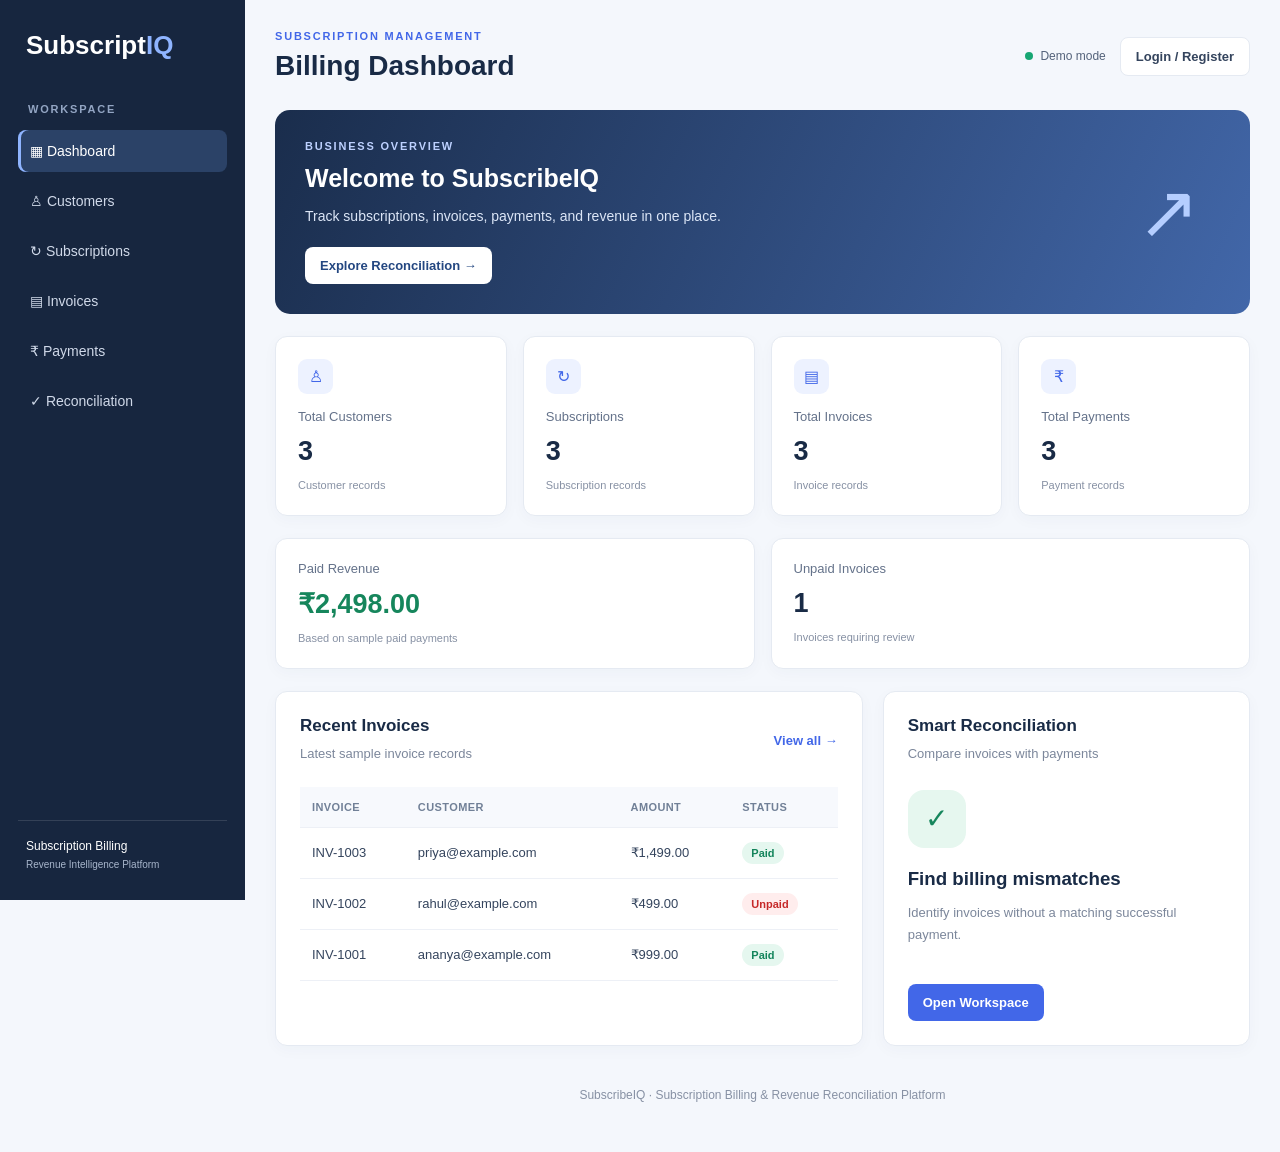
<file: frontend/index.html>
<!DOCTYPE html>
<html lang="en">
<head>
  <meta charset="UTF-8">
  <meta name="viewport" content="width=device-width, initial-scale=1.0">
  <title>SubscribeIQ | Billing Dashboard</title>
  <link rel="stylesheet" href="style.css">
</head>
<body>
  <aside class="sidebar">
    <a class="brand" href="index.html">Subscript<span>IQ</span></a>
    <p class="menu-title">WORKSPACE</p>

    <nav>
      <a href="#dashboard" class="nav-link active" data-page="dashboard">▦ Dashboard</a>
      <a href="#customers" class="nav-link" data-page="customers">♙ Customers</a>
      <a href="#subscriptions" class="nav-link" data-page="subscriptions">↻ Subscriptions</a>
      <a href="#invoices" class="nav-link" data-page="invoices">▤ Invoices</a>
      <a href="#payments" class="nav-link" data-page="payments">₹ Payments</a>
      <a href="#reconciliation" class="nav-link" data-page="reconciliation">✓ Reconciliation</a>
    </nav>

    <div class="sidebar-footer">
      <p>Subscription Billing</p>
      <small>Revenue Intelligence Platform</small>
    </div>
  </aside>

  <main class="main-content">
    <header class="topbar">
      <div>
        <p class="eyebrow">SUBSCRIPTION MANAGEMENT</p>
        <h1 id="pageTitle">Billing Dashboard</h1>
      </div>
      <div class="topbar-actions">
        <span class="system-status"><span class="status-dot"></span> Demo mode</span>
        <button id="loginButton" class="button secondary">Login / Register</button>
      </div>
    </header>

    <section id="dashboardPage" class="page">
      <section class="welcome-banner">
        <div>
          <p class="eyebrow">BUSINESS OVERVIEW</p>
          <h2>Welcome to SubscribeIQ</h2>
          <p>Track subscriptions, invoices, payments, and revenue in one place.</p>
          <button class="button light-button" data-open-page="reconciliation">
            Explore Reconciliation →
          </button>
        </div>
        <div class="welcome-symbol">↗</div>
      </section>

      <section class="metrics">
        <article class="metric-card">
          <span class="metric-icon">♙</span>
          <p>Total Customers</p>
          <h2 id="customerCount">0</h2>
          <small>Customer records</small>
        </article>
        <article class="metric-card">
          <span class="metric-icon">↻</span>
          <p>Subscriptions</p>
          <h2 id="subscriptionCount">0</h2>
          <small>Subscription records</small>
        </article>
        <article class="metric-card">
          <span class="metric-icon">▤</span>
          <p>Total Invoices</p>
          <h2 id="invoiceCount">0</h2>
          <small>Invoice records</small>
        </article>
        <article class="metric-card">
          <span class="metric-icon">₹</span>
          <p>Total Payments</p>
          <h2 id="paymentCount">0</h2>
          <small>Payment records</small>
        </article>
      </section>

      <section class="metrics secondary-metrics">
        <article class="metric-card revenue-card">
          <p>Paid Revenue</p>
          <h2 id="revenueTotal">₹0.00</h2>
          <small>Based on sample paid payments</small>
        </article>
        <article class="metric-card">
          <p>Unpaid Invoices</p>
          <h2 id="unpaidCount">0</h2>
          <small>Invoices requiring review</small>
        </article>
      </section>

      <section class="content-grid">
        <article class="panel">
          <div class="panel-heading">
            <div>
              <h3>Recent Invoices</h3>
              <p>Latest sample invoice records</p>
            </div>
            <button class="text-button" data-open-page="invoices">View all →</button>
          </div>
          <div class="table-wrap">
            <table>
              <thead>
                <tr>
                  <th>Invoice</th>
                  <th>Customer</th>
                  <th>Amount</th>
                  <th>Status</th>
                </tr>
              </thead>
              <tbody id="recentInvoiceRows"></tbody>
            </table>
          </div>
        </article>

        <article class="panel reconciliation-card">
          <div class="panel-heading">
            <div>
              <h3>Smart Reconciliation</h3>
              <p>Compare invoices with payments</p>
            </div>
          </div>
          <div class="recon-icon">✓</div>
          <h3>Find billing mismatches</h3>
          <p class="panel-description">
            Identify invoices without a matching successful payment.
          </p>
          <button class="button primary" data-open-page="reconciliation">
            Open Workspace
          </button>
        </article>
      </section>
    </section>

    <section id="recordsPage" class="page hidden">
      <article class="panel">
        <div class="panel-heading">
          <div>
            <h2 id="recordsTitle">Records</h2>
            <p id="recordsDescription">Browse sample billing records.</p>
          </div>
          <button class="button secondary" id="downloadRecords">Download CSV</button>
        </div>

        <label for="recordSearch" class="search-label">Search records</label>
        <input id="recordSearch" class="search-input"
               placeholder="Search by ID, name, email or status">

        <div class="table-wrap">
          <table>
            <thead>
              <tr id="recordsHeader"></tr>
            </thead>
            <tbody id="recordsRows"></tbody>
          </table>
        </div>
        <p class="helper-text">
          These are demonstration records. Editing and secure account management
          will require the backend.
        </p>
      </article>
    </section>

    <section id="reconciliationPage" class="page hidden">
      <article class="panel">
        <h2>Smart Reconciliation Workspace</h2>
        <p class="panel-description">
          Compare paid invoices against successful payment records.
          Matching is based on customer email and exact amount.
        </p>
        <button id="runReconciliation" class="button primary">
          Run Reconciliation
        </button>

        <section class="metrics recon-metrics">
          <article class="metric-card">
            <p>Matched Invoices</p>
            <h2 id="matchedCount">0</h2>
          </article>
          <article class="metric-card">
            <p>Mismatches / Unpaid</p>
            <h2 id="mismatchCount">0</h2>
          </article>
        </section>

        <div id="reconciliationResults" class="reconciliation-results">
          Run reconciliation to view the results.
        </div>
      </article>
    </section>

    <footer class="footer">
      SubscribeIQ · Subscription Billing &amp; Revenue Reconciliation Platform
    </footer>
  </main>

  <script src="script.js"></script>
</body>
</html>
</file>
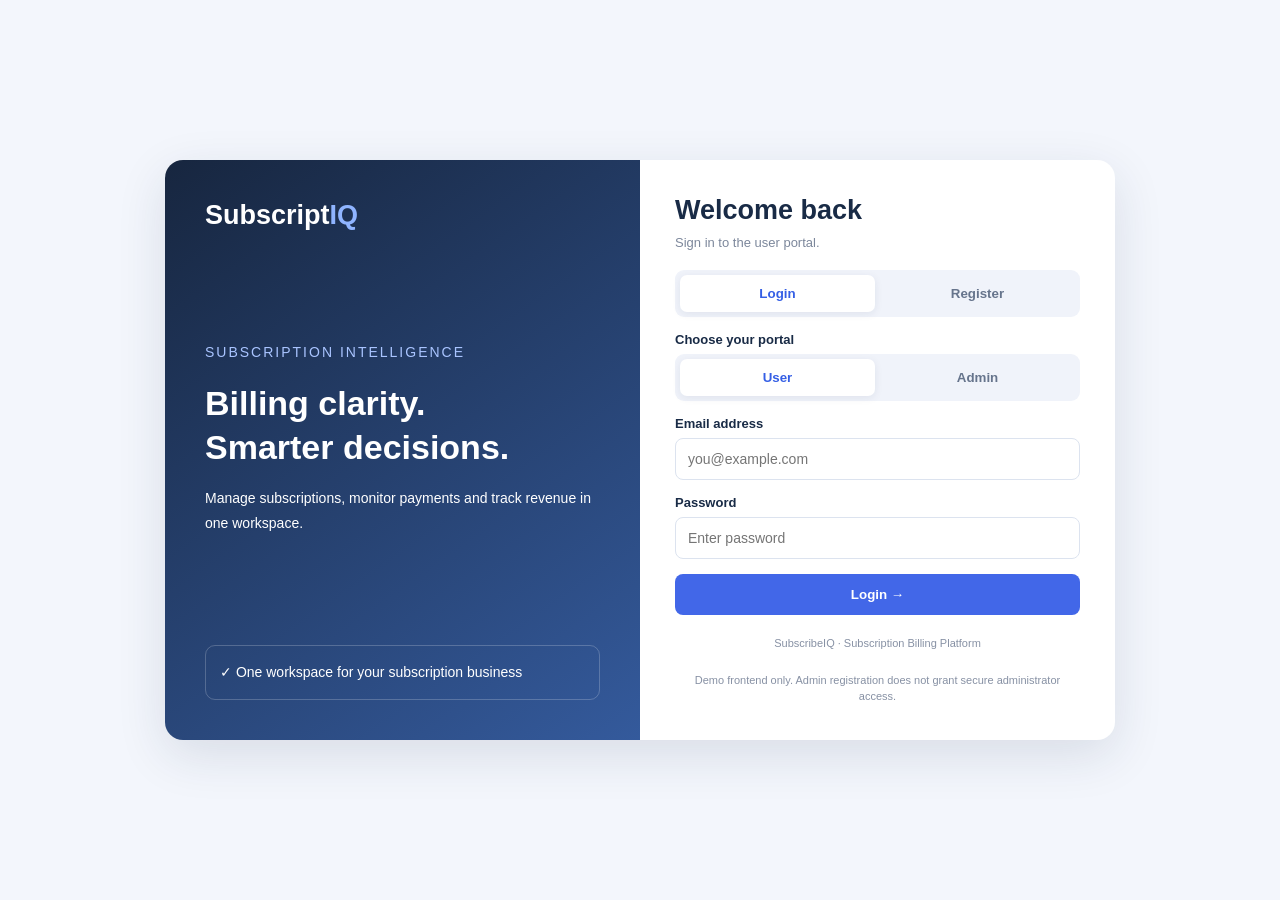
<file: frontend/admin.html>
<!DOCTYPE html>
<html lang="en">
<head>
  <meta charset="UTF-8">
  <meta name="viewport" content="width=device-width, initial-scale=1.0">
  <title>SubscribeIQ | Admin Dashboard</title>
  <link rel="stylesheet" href="admin.css">
  <script src="admin.js" defer></script>
</head>
<body>
  <aside class="sidebar">
    <a class="logo" href="#dashboard">Subscript<span>IQ</span></a>
    <p class="side-label">ADMIN WORKSPACE</p>

    <nav>
      <a class="nav-link active" href="#dashboard" data-section="dashboard">▦ Dashboard</a>
      <a class="nav-link" href="#customers" data-section="customers">♙ Customers</a>
      <a class="nav-link" href="#subscriptions" data-section="subscriptions">↻ Subscriptions</a>
      <a class="nav-link" href="#invoices" data-section="invoices">▤ Invoices</a>
      <a class="nav-link" href="#payments" data-section="payments">₹ Payments</a>
      <a class="nav-link" href="#reconciliation" data-section="reconciliation">✓ Reconciliation</a>
    </nav>

    <div class="sidebar-footer">Subscription Billing Platform</div>
  </aside>

  <main class="main-content">
    <header class="topbar">
      <div>
        <p class="eyebrow">ADMINISTRATION</p>
        <h1 id="pageTitle">Billing Dashboard</h1>
        <p class="muted">Manage customers, billing records and revenue.</p>
      </div>
      <div class="top-actions">
        <span class="system-status"><span></span> System ready</span>
        <button id="logoutBtn" class="btn btn-light" type="button">Logout</button>
      </div>
    </header>

    <section class="welcome-banner">
      <div>
        <p class="eyebrow">BUSINESS OVERVIEW</p>
        <h2 id="welcomeText">Welcome to SubscribeIQ</h2>
        <p>Manage customers, subscriptions, invoices, payments and reconciliation in one place.</p>
      </div>
      <span class="banner-icon">↗</span>
    </section>

    <section id="dashboardSection" class="page-section">
      <div class="stats-grid">
        <article class="stat-card">
          <div class="stat-icon">♙</div>
          <p>Total Customers</p>
          <h2 id="customerCount">0</h2>
          <span>Registered customer records</span>
        </article>
        <article class="stat-card">
          <div class="stat-icon">↻</div>
          <p>Subscriptions</p>
          <h2 id="subscriptionCount">0</h2>
          <span>Subscription records</span>
        </article>
        <article class="stat-card">
          <div class="stat-icon">▤</div>
          <p>Total Invoices</p>
          <h2 id="invoiceCount">0</h2>
          <span>Invoice records</span>
        </article>
        <article class="stat-card">
          <div class="stat-icon">₹</div>
          <p>Total Payments</p>
          <h2 id="paymentCount">0</h2>
          <span>Payment records</span>
        </article>
      </div>

      <div class="dashboard-grid">
        <article class="panel">
          <div class="panel-heading">
            <div>
              <h3>Billing Records</h3>
              <p class="muted">Recently added billing records</p>
            </div>
            <button type="button" class="text-button" data-go="customers">Manage records →</button>
          </div>
          <div class="table-wrap">
            <table>
              <thead>
                <tr>
                  <th>ID</th><th>Type</th><th>Name</th><th>Amount</th><th>Status</th>
                </tr>
              </thead>
              <tbody id="recentRows"></tbody>
            </table>
          </div>
        </article>

        <article class="panel recon-card">
          <h3>Smart Reconciliation</h3>
          <p class="muted">Compare paid invoices with successful payments.</p>
          <div class="recon-icon">✓</div>
          <strong>Payment matching workspace</strong>
          <p class="muted small">Identify invoices that match payments and records that need review.</p>
          <button class="btn btn-primary full-width" type="button" data-go="reconciliation">
            Open Reconciliation
          </button>
        </article>
      </div>
    </section>

    <section id="recordsSection" class="page-section hidden">
      <article class="panel">
        <div class="panel-heading records-heading">
          <div>
            <h2 id="recordsTitle">Customers</h2>
            <p id="recordsDescription" class="muted">Add, search, edit, delete or export records.</p>
          </div>
          <button id="exportBtn" type="button" class="btn btn-light">Export CSV ↓</button>
        </div>

        <div class="toolbar">
          <div class="search-box">
            <label for="searchRecords">Search records</label>
            <input id="searchRecords" type="search" placeholder="Search by ID, name, email or status">
          </div>
          <div>
            <label for="filterStatus">Filter by status</label>
            <select id="filterStatus">
              <option value="all">All statuses</option>
              <option>Active</option>
              <option>Inactive</option>
              <option>Paused</option>
              <option>Past Due</option>
              <option>Paid</option>
              <option>Pending</option>
              <option>Unpaid</option>
              <option>Overdue</option>
              <option>Cancelled</option>
            </select>
          </div>
          <button id="showAddForm" class="btn btn-primary align-end" type="button">+ Add Record</button>
        </div>

        <form id="recordForm" class="record-form hidden">
          <div class="form-title-row">
            <h3 id="formHeading">Add a record</h3>
            <button id="cancelForm" type="button" class="btn btn-light">Cancel</button>
          </div>

          <input type="hidden" id="editRecordId">

          <div class="form-grid">
            <div>
              <label for="recordType">Record type</label>
              <select id="recordType" required>
                <option value="customers">Customer</option>
                <option value="subscriptions">Subscription</option>
                <option value="invoices">Invoice</option>
                <option value="payments">Payment</option>
              </select>
            </div>

            <div>
              <label for="recordName">Full name / Description</label>
              <input id="recordName" maxlength="120" required placeholder="Enter full name">
            </div>

            <div>
              <label for="recordEmail">Email address</label>
              <input id="recordEmail" type="email" maxlength="150" placeholder="customer@example.com">
            </div>

            <div id="customerExtraFields" class="form-grid">
              <div>
                <label for="customerPhone">Phone</label>
                <input id="customerPhone" type="tel" maxlength="20" placeholder="Enter phone number">
              </div>
              <div>
                <label for="customerCity">City</label>
                <input id="customerCity" maxlength="80" placeholder="Enter city">
              </div>
              <div>
                <label for="customerState">State</label>
                <input id="customerState" maxlength="80" placeholder="Enter state">
              </div>
              <div>
                <label for="customerRegistrationDate">Registration date</label>
                <input id="customerRegistrationDate" type="date">
              </div>
            </div>

            <!-- Subscription fields -->
            <div id="subscriptionExtraFields" class="form-grid hidden">
              <div>
                <label for="subscriptionCustomerId">Customer ID</label>
                <input id="subscriptionCustomerId" type="number" min="1">
              </div>
              <div>
                <label for="subscriptionPlanId">Plan ID</label>
                <input id="subscriptionPlanId" type="number" min="1">
              </div>
              <div>
                <label for="subscriptionStartDate">Start Date</label>
                <input id="subscriptionStartDate" type="date">
              </div>
              <div>
                <label for="subscriptionPeriodStart">Current Period Start</label>
                <input id="subscriptionPeriodStart" type="date">
              </div>
              <div>
                <label for="subscriptionPeriodEnd">Current Period End</label>
                <input id="subscriptionPeriodEnd" type="date">
              </div>
              <div>
                <label for="subscriptionNextBillingDate">Next Billing Date</label>
                <input id="subscriptionNextBillingDate" type="date">
              </div>
            </div>

            <div id="recordAmountGroup">
              <label for="recordAmount">Amount (₹)</label>
              <input id="recordAmount" type="number" min="0" step="0.01" value="0" required>
            </div>

            <div>
              <label for="recordStatus">Status</label>
              <select id="recordStatus" required>
                <option>Active</option>
                <option>Inactive</option>
                <option>Paid</option>
                <option>Pending</option>
                <option>Unpaid</option>
                <option>Overdue</option>
                <option>Cancelled</option>
                <option>Paused</option>
                <option>Past Due</option>
              </select>
            </div>
          </div>

          <button type="submit" id="saveRecordBtn" class="btn btn-primary">Save Record</button>
          <p id="adminMessage" role="status" aria-live="polite"></p>
        </form>

        <div class="table-wrap">
          <table>
            <thead>
              <tr>
                <th>ID</th><th>Type</th><th>Name / Description</th>
                <th>Email</th><th>Amount</th><th>Status</th><th>Actions</th>
              </tr>
            </thead>
            <tbody id="recordRows"></tbody>
          </table>
        </div>
        <p id="recordCountText" class="muted record-count"></p>
      </article>
    </section>

    <section id="reconciliationSection" class="page-section hidden">
      <article class="panel">
        <h2>Smart Reconciliation</h2>
        <p class="muted">Match paid invoices against payment records using customer email and exact amount.</p>
        <div class="recon-summary">
          <div><span>Matched invoices</span><strong id="matchedCount">0</strong></div>
          <div><span>Needs review</span><strong id="unmatchedCount">0</strong></div>
        </div>
        <button id="reconcileBtn" type="button" class="btn btn-primary">Run Reconciliation</button>
        <button id="exportReconBtn" type="button" class="btn btn-light">Export Results CSV</button>
        <p id="reconcileResult" role="status" aria-live="polite" class="reconcile-result">
          Run reconciliation to see the results.
        </p>
        <div class="table-wrap">
          <table>
            <thead>
              <tr><th>Invoice</th><th>Customer</th><th>Invoice Amount</th><th>Matching Payment</th><th>Result</th></tr>
            </thead>
            <tbody id="reconcileRows">
              <tr><td colspan="5">No reconciliation results yet.</td></tr>
            </tbody>
          </table>
        </div>
      </article>
    </section>

    <footer>SubscribeIQ · Subscription Billing &amp; Revenue Reconciliation</footer>
  </main>
</body>
</html>
</file>
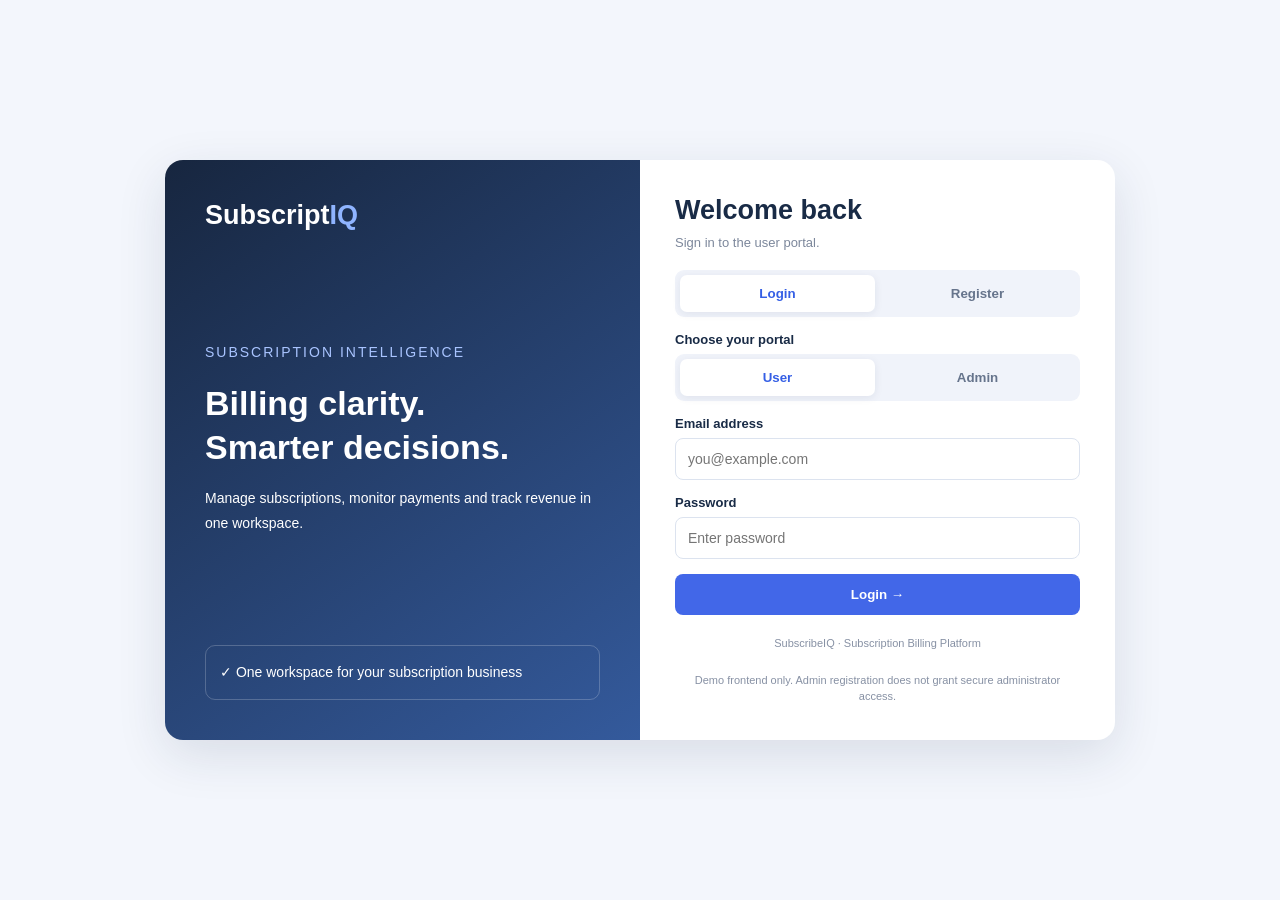
<file: frontend/auth.html>
<!DOCTYPE html>
<html lang="en">
<head>
  <meta charset="UTF-8">
  <meta name="viewport" content="width=device-width, initial-scale=1.0">
  <title>SubscribeIQ | Login & Register</title>
  <link rel="stylesheet" href="portal.css">
</head>
<body class="auth-body">
  <main class="auth-layout">
    <section class="brand-panel">
      <div class="logo">Subscript<span>IQ</span></div>
      <div class="brand-content">
        <p class="eyebrow">SUBSCRIPTION INTELLIGENCE</p>
        <h1>Billing clarity.<br>Smarter decisions.</h1>
        <p>Manage subscriptions, monitor payments and track revenue in one workspace.</p>
      </div>
      <div class="feature">✓ One workspace for your subscription business</div>
    </section>

    <section class="form-panel">
      <h2 id="formTitle">Welcome back</h2>
      <p class="description" id="formDescription">Sign in to your workspace.</p>

      <div class="tabs">
        <button type="button" class="tab active" id="loginTab">Login</button>
        <button type="button" class="tab" id="registerTab">Register</button>
      </div>

      <p class="field-label">Choose your portal</p>
      <div class="tabs" id="roleTabs">
        <button type="button" class="tab active" data-role="user">User</button>
        <button type="button" class="tab" data-role="admin">Admin</button>
      </div>

      <form id="loginForm">
        <div class="field">
          <label for="loginEmail">Email address</label>
          <input id="loginEmail" type="email" required placeholder="you@example.com">
        </div>
        <div class="field">
          <label for="loginPassword">Password</label>
          <input id="loginPassword" type="password" required placeholder="Enter password">
        </div>
        <button class="submit-btn" type="submit">Login →</button>
      </form>

      <form id="registerForm" class="hidden">
        <div class="field">
          <label for="fullName">Full name</label>
          <input id="fullName" type="text" required maxlength="100" placeholder="Your full name">
        </div>
        <div class="field">
          <label for="registerEmail">Email address</label>
          <input id="registerEmail" type="email" required placeholder="you@example.com">
        </div>
        <div class="field" id="phoneField">
          <label for="phone">Phone number</label>
          <input id="phone" type="tel" required placeholder="Your phone number">
        </div>
        <div class="field hidden" id="employeeField">
          <label for="employeeId">Employee ID</label>
          <input id="employeeId" type="text" placeholder="Enter employee ID">
        </div>
        <div class="field">
          <label for="registerPassword">Create password</label>
          <input id="registerPassword" type="password" minlength="8" required placeholder="At least 8 characters">
        </div>
        <div class="field">
          <label for="confirmPassword">Confirm password</label>
          <input id="confirmPassword" type="password" minlength="8" required placeholder="Repeat password">
        </div>
        <button class="submit-btn" type="submit">Create Account →</button>
      </form>

      <p id="message" class="message" role="status" aria-live="polite"></p>
      <p class="bottom-text">SubscribeIQ · Subscription Billing Platform</p>
      <p class="demo-note">Demo frontend only. Admin registration does not grant secure administrator access.</p>
    </section>
  </main>
  <script src="auth.js"></script>
</body>
</html>
</file>
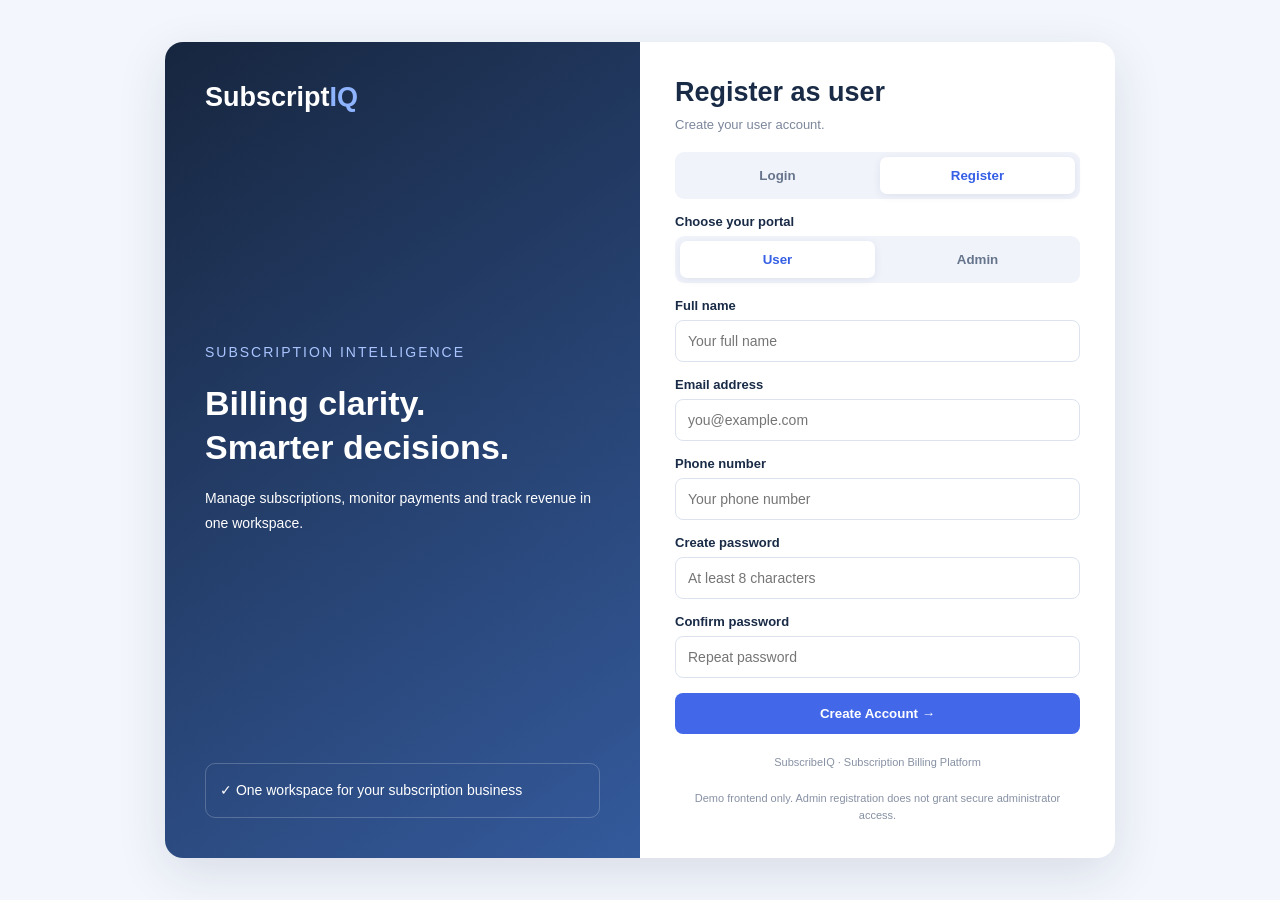
<file: frontend/register.html>
<!DOCTYPE html>
<html lang="en">
<head>
  <meta charset="UTF-8">
  <meta name="viewport" content="width=device-width, initial-scale=1.0">
  <meta http-equiv="refresh" content="0; url=auth.html">
  <title>SubscribeIQ | Register</title>
</head>
<body>
  <p>Opening registration...</p>
  <p><a href="auth.html">Click here if you are not redirected.</a></p>
  <script>
    window.location.replace("auth.html?mode=register");
  </script>
</body>
</html>
</file>
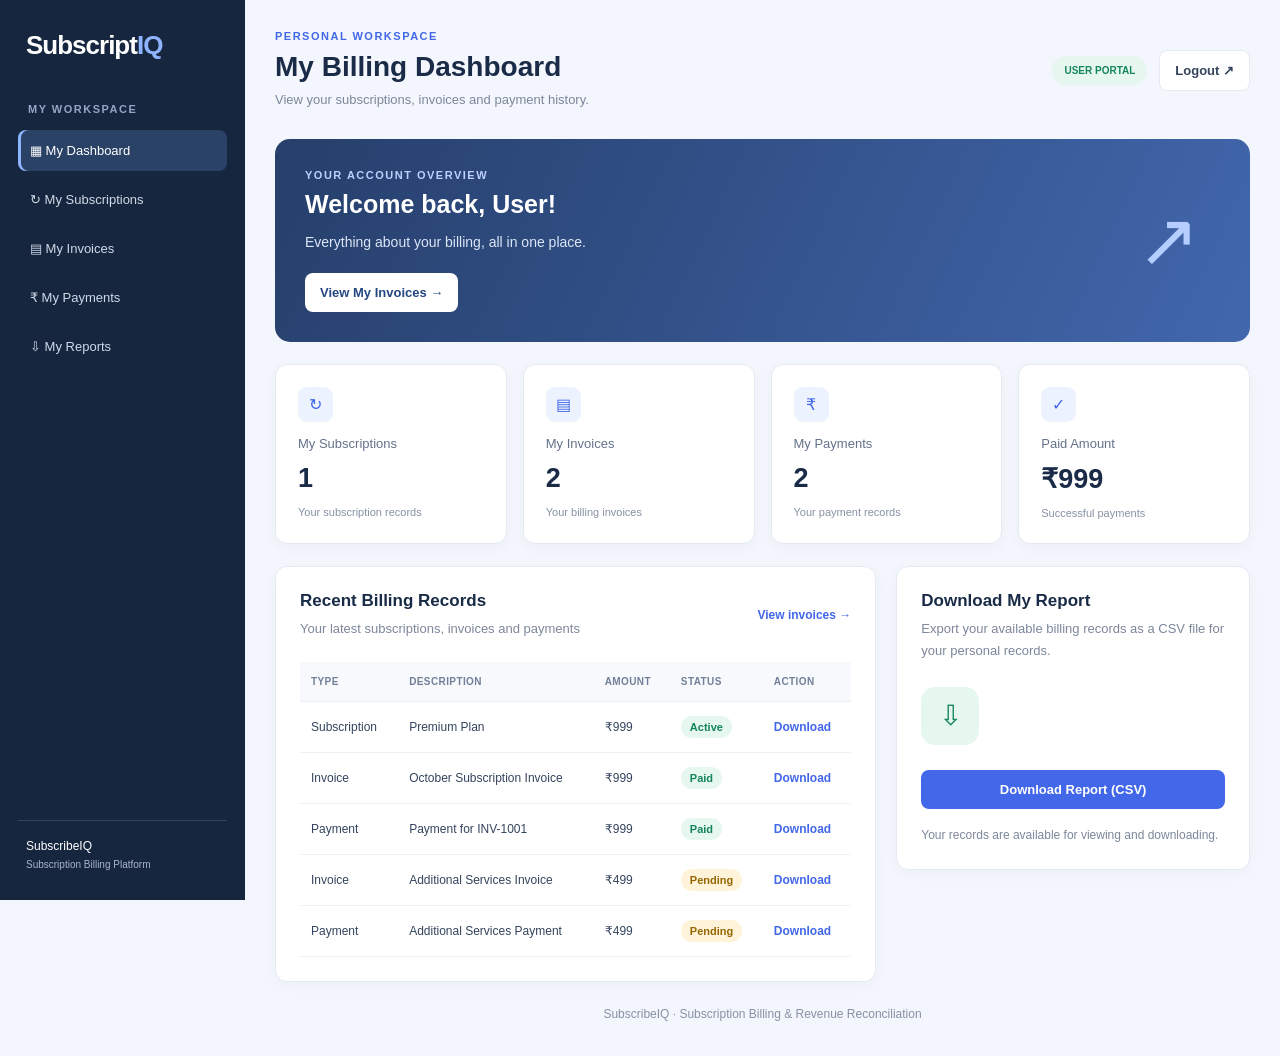
<file: frontend/user.html>
<!DOCTYPE html>
<html lang="en">
<head>
  <meta charset="UTF-8">
  <meta name="viewport" content="width=device-width, initial-scale=1.0">
  <title>SubscribeIQ | User Portal</title>
  <link rel="stylesheet" href="user.css">
</head>
<body>
  <aside class="sidebar">
    <a class="brand" href="index.html">Subscript<span>IQ</span></a>

    <p class="menu-title">MY WORKSPACE</p>

    <nav>
      <a href="#overview" class="nav-link active" data-section="overview">▦ My Dashboard</a>
      <a href="#subscriptions" class="nav-link" data-section="subscriptions">↻ My Subscriptions</a>
      <a href="#invoices" class="nav-link" data-section="invoices">▤ My Invoices</a>
      <a href="#payments" class="nav-link" data-section="payments">₹ My Payments</a>
      <a href="#reports" class="nav-link" data-section="reports">⇩ My Reports</a>
    </nav>

    <div class="sidebar-footer">
      <p>SubscribeIQ</p>
      <small>Subscription Billing Platform</small>
    </div>
  </aside>

  <main class="main-content">
    <header class="topbar">
      <div>
        <p class="eyebrow">PERSONAL WORKSPACE</p>
        <h1 id="pageTitle">My Billing Dashboard</h1>
        <p class="subtitle">View your subscriptions, invoices and payment history.</p>
      </div>

      <div class="user-actions">
        <span class="user-badge">USER PORTAL</span>
        <button id="logoutButton" class="button secondary">Logout ↗</button>
      </div>
    </header>

    <section id="overviewSection" class="page-section">
      <section class="welcome-banner">
        <div>
          <p class="eyebrow">YOUR ACCOUNT OVERVIEW</p>
          <h2>Welcome back, <span id="welcomeName">User</span>!</h2>
          <p>Everything about your billing, all in one place.</p>
          <button class="button light-button" data-go="invoices">
            View My Invoices →
          </button>
        </div>
        <div class="welcome-symbol">↗</div>
      </section>

      <section class="metrics">
        <article class="metric-card">
          <span class="metric-icon">↻</span>
          <p>My Subscriptions</p>
          <h2 id="subscriptionsCount">0</h2>
          <small>Your subscription records</small>
        </article>

        <article class="metric-card">
          <span class="metric-icon">▤</span>
          <p>My Invoices</p>
          <h2 id="invoicesCount">0</h2>
          <small>Your billing invoices</small>
        </article>

        <article class="metric-card">
          <span class="metric-icon">₹</span>
          <p>My Payments</p>
          <h2 id="paymentsCount">0</h2>
          <small>Your payment records</small>
        </article>

        <article class="metric-card">
          <span class="metric-icon">✓</span>
          <p>Paid Amount</p>
          <h2 id="paidAmount">₹0</h2>
          <small>Successful payments</small>
        </article>
      </section>

      <section class="content-grid">
        <article class="panel">
          <div class="panel-heading">
            <div>
              <h3>Recent Billing Records</h3>
              <p>Your latest subscriptions, invoices and payments</p>
            </div>
            <button class="text-button" data-go="invoices">View invoices →</button>
          </div>

          <div class="table-wrap">
            <table>
              <thead>
                <tr>
                  <th>Type</th>
                  <th>Description</th>
                  <th>Amount</th>
                  <th>Status</th>
                  <th>Action</th>
                </tr>
              </thead>
              <tbody id="billingRecords">
                <tr>
                  <td colspan="5">Loading your billing records...</td>
                </tr>
              </tbody>
            </table>
          </div>
        </article>

        <article class="panel report-panel">
          <h3>Download My Report</h3>
          <p class="panel-description">
            Export your available billing records as a CSV file for your personal records.
          </p>
          <div class="report-icon">⇩</div>
          <button id="downloadReport" class="button primary full-width">
            Download Report (CSV)
          </button>
          <p class="helper-text">Your records are available for viewing and downloading.</p>
        </article>
      </section>
    </section>

    <section id="recordsSection" class="page-section hidden">
      <article class="panel">
        <div class="panel-heading">
          <div>
            <h2 id="recordsTitle">My Records</h2>
            <p id="recordsDescription">View your account records.</p>
          </div>
          <button id="downloadSection" class="button primary">Download CSV</button>
        </div>

        <input
          type="search"
          id="recordSearch"
          class="search-input"
          placeholder="Search your records..."
          aria-label="Search your records"
        >

        <div class="table-wrap">
          <table>
            <thead>
              <tr>
                <th>Type</th>
                <th>Description</th>
                <th>Amount</th>
                <th>Status</th>
                <th>Action</th>
              </tr>
            </thead>
            <tbody id="recordsTableBody"></tbody>
          </table>
        </div>

        <p class="helper-text">
          This portal is read-only. Contact your administrator if you need a billing correction.
        </p>
      </article>
    </section>

    <footer class="footer">
      SubscribeIQ · Subscription Billing &amp; Revenue Reconciliation
    </footer>
  </main>

  <script src="user.js"></script>
</body>
</html>
</file>
<file: frontend/style.css>
* {
  box-sizing: border-box;
  margin: 0;
  padding: 0;
}

:root {
  --navy: #17263f;
  --blue: #4267e8;
  --blue-dark: #3152ce;
  --muted: #7c879b;
  --border: #e5eaf2;
  --background: #f4f7fc;
  --white: #ffffff;
}

body {
  font-family: Arial, sans-serif;
  background: var(--background);
  color: #192b46;
  min-height: 100vh;
}

button, input {
  font: inherit;
}

button {
  cursor: pointer;
}

.sidebar {
  position: fixed;
  top: 0;
  bottom: 0;
  left: 0;
  width: 245px;
  padding: 30px 18px;
  display: flex;
  flex-direction: column;
  background: var(--navy);
  color: white;
}

.brand {
  color: white;
  font-size: 26px;
  font-weight: 800;
  text-decoration: none;
  margin: 0 8px 42px;
}

.brand span {
  color: #8fb4ff;
}

.menu-title,
.eyebrow {
  font-size: 11px;
  font-weight: bold;
  letter-spacing: 1.8px;
}

.menu-title {
  color: #93a5c3;
  margin: 0 10px 15px;
}

.sidebar nav {
  display: grid;
  gap: 8px;
}

.nav-link {
  color: #d0d9e9;
  text-decoration: none;
  padding: 13px 12px;
  border-radius: 8px;
  font-size: 14px;
  transition: background .2s;
}

.nav-link:hover,
.nav-link.active {
  background: #2b4267;
  color: white;
}

.nav-link.active {
  box-shadow: inset 3px 0 #8fb4ff;
}

.sidebar-footer {
  margin-top: auto;
  border-top: 1px solid #ffffff20;
  padding: 18px 8px 0;
  font-size: 12px;
}

.sidebar-footer small {
  display: block;
  color: #a8b6cc;
  margin-top: 6px;
}

.main-content {
  margin-left: 245px;
  padding: 30px;
  max-width: 1800px;
}

.topbar {
  display: flex;
  justify-content: space-between;
  align-items: center;
  gap: 20px;
  margin-bottom: 28px;
}

.topbar .eyebrow {
  color: var(--blue);
  margin-bottom: 8px;
}

.topbar h1 {
  font-size: 28px;
}

.topbar-actions {
  display: flex;
  align-items: center;
  gap: 14px;
  flex-wrap: wrap;
}

.system-status {
  font-size: 12px;
  color: #53627a;
  display: flex;
  align-items: center;
  gap: 7px;
}

.status-dot {
  width: 8px;
  height: 8px;
  background: #17a673;
  border-radius: 50%;
}

.welcome-banner {
  display: flex;
  justify-content: space-between;
  align-items: center;
  gap: 20px;
  padding: 30px;
  margin-bottom: 22px;
  color: white;
  border-radius: 15px;
  background: linear-gradient(115deg, #1a2d4c, #4267a9);
}

.welcome-banner .eyebrow {
  color: #bdd1ff;
  margin-bottom: 12px;
}

.welcome-banner h2 {
  font-size: 25px;
  margin-bottom: 12px;
}

.welcome-banner p:not(.eyebrow) {
  color: #dce6f7;
  font-size: 14px;
  line-height: 1.7;
  margin-bottom: 18px;
}

.welcome-symbol {
  font-size: 75px;
  color: #b5ceff;
  padding: 0 20px;
}

.metrics {
  display: grid;
  grid-template-columns: repeat(4, minmax(0, 1fr));
  gap: 16px;
  margin-bottom: 22px;
}

.metric-card,
.panel {
  background: var(--white);
  border: 1px solid var(--border);
  border-radius: 12px;
  box-shadow: 0 4px 15px #243b5a08;
}

.metric-card {
  padding: 22px;
}

.metric-card p {
  font-size: 13px;
  color: #64728a;
  margin-bottom: 12px;
}

.metric-card h2 {
  font-size: 27px;
  margin-bottom: 8px;
  overflow-wrap: anywhere;
}

.metric-card small {
  color: #8791a4;
  font-size: 11px;
}

.metric-icon {
  display: inline-grid;
  place-items: center;
  width: 35px;
  height: 35px;
  background: #edf2ff;
  color: var(--blue);
  border-radius: 9px;
  margin-bottom: 15px;
}

.secondary-metrics {
  grid-template-columns: repeat(2, minmax(0, 1fr));
}

.revenue-card h2 {
  color: #16865c;
}

.content-grid {
  display: grid;
  grid-template-columns: minmax(0, 1.6fr) minmax(260px, 1fr);
  gap: 20px;
}

.panel {
  padding: 24px;
  margin-bottom: 22px;
  min-width: 0;
}

.panel h2 {
  font-size: 21px;
  margin-bottom: 8px;
}

.panel-heading {
  display: flex;
  justify-content: space-between;
  align-items: center;
  gap: 15px;
  margin-bottom: 22px;
}

.panel-heading h3 {
  font-size: 17px;
  margin-bottom: 7px;
}

.panel-heading p,
.panel-description {
  color: var(--muted);
  font-size: 13px;
  line-height: 1.7;
}

.panel-description {
  margin: 12px 0 20px;
}

.text-button {
  color: var(--blue);
  border: none;
  background: none;
  font-size: 13px;
  font-weight: bold;
  white-space: nowrap;
}

.table-wrap {
  width: 100%;
  overflow-x: auto;
}

table {
  width: 100%;
  border-collapse: collapse;
  font-size: 13px;
  text-align: left;
}

th {
  background: #f7f9fd;
  color: #718097;
  font-size: 11px;
  text-transform: uppercase;
  letter-spacing: .4px;
}

th, td {
  padding: 14px 12px;
  border-bottom: 1px solid #edf0f6;
  white-space: nowrap;
}

td {
  color: #34445d;
}

.status-badge {
  display: inline-block;
  padding: 5px 9px;
  border-radius: 20px;
  font-size: 11px;
  font-weight: bold;
  background: #edf2ff;
  color: #355fe5;
}

.status-badge.paid,
.status-badge.active,
.status-badge.success {
  background: #e5f7ef;
  color: #13845b;
}

.status-badge.unpaid,
.status-badge.failed,
.status-badge.cancelled {
  background: #ffeded;
  color: #c62828;
}

.status-badge.pending {
  background: #fff4d9;
  color: #966600;
}

.recon-icon {
  display: grid;
  place-items: center;
  width: 58px;
  height: 58px;
  border-radius: 16px;
  background: #e6f7ef;
  color: #16865c;
  font-size: 28px;
  margin: 25px 0 20px;
}

.reconciliation-card .button {
  margin-top: 18px;
}

.button {
  border: none;
  border-radius: 8px;
  padding: 11px 15px;
  font-size: 13px;
  font-weight: bold;
  display: inline-block;
}

.primary {
  color: white;
  background: var(--blue);
}

.primary:hover {
  background: var(--blue-dark);
}

.secondary {
  background: white;
  border: 1px solid var(--border);
  color: #34445d;
}

.secondary:hover {
  background: #f0f4fc;
}

.light-button {
  color: #244781;
  background: white;
}

.light-button:hover {
  background: #edf2ff;
}

.search-label {
  display: block;
  font-size: 13px;
  font-weight: bold;
  margin-bottom: 8px;
}

.search-input {
  width: 100%;
  border: 1px solid #dce3ef;
  border-radius: 8px;
  padding: 12px;
  margin-bottom: 22px;
  outline-color: var(--blue);
}

.helper-text {
  color: var(--muted);
  font-size: 12px;
  line-height: 1.7;
  margin-top: 18px;
}

.recon-metrics {
  grid-template-columns: repeat(2, minmax(0, 1fr));
  margin-top: 25px;
}

.reconciliation-results {
  padding: 16px;
  border: 1px solid var(--border);
  border-radius: 8px;
  color: #52627a;
  font-size: 13px;
  line-height: 1.8;
  overflow-wrap: anywhere;
}

.page.hidden {
  display: none;
}

.footer {
  color: #8791a4;
  text-align: center;
  font-size: 12px;
  padding: 20px 0;
}

@media (max-width: 1100px) {
  .sidebar {
    width: 205px;
  }

  .main-content {
    margin-left: 205px;
    padding: 22px;
  }

  .metrics {
    grid-template-columns: repeat(2, minmax(0, 1fr));
  }

  .content-grid {
    grid-template-columns: 1fr;
  }
}

@media (max-width: 700px) {
  .sidebar {
    position: relative;
    width: 100%;
    padding: 18px;
  }

  .brand {
    margin: 0 0 20px;
  }

  .sidebar nav {
    grid-template-columns: repeat(2, minmax(0, 1fr));
  }

  .sidebar-footer {
    display: none;
  }

  .main-content {
    margin-left: 0;
    padding: 18px;
  }

  .topbar {
    align-items: flex-start;
    flex-direction: column;
  }

  .topbar h1 {
    font-size: 24px;
  }

  .welcome-banner {
    padding: 22px;
  }

  .welcome-symbol {
    display: none;
  }

  .metrics,
  .secondary-metrics,
  .recon-metrics {
    grid-template-columns: 1fr 1fr;
    gap: 10px;
  }

  .metric-card {
    padding: 15px;
  }

  .metric-card h2 {
    font-size: 23px;
  }

  .panel {
    padding: 16px;
  }

  .panel-heading {
    align-items: flex-start;
    flex-direction: column;
  }
}

@media (max-width: 390px) {
  .metrics,
  .secondary-metrics,
  .recon-metrics {
    grid-template-columns: 1fr;
  }
}
</file>
<file: frontend/admin.css>
:root {
  --navy: #17263f;
  --blue: #4267e8;
  --blue-dark: #3152ce;
  --page: #f3f6fc;
  --text: #192b46;
  --muted: #7c8aa5;
  --border: #e4eaf4;
  --white: #fff;
}

* {
  box-sizing: border-box;
}

html {
  scroll-behavior: smooth;
}

body {
  margin: 0;
  font-family: Arial, Helvetica, sans-serif;
  background: var(--page);
  color: var(--text);
}

button, input, select {
  font: inherit;
}

button {
  cursor: pointer;
}

.sidebar {
  position: fixed;
  inset: 0 auto 0 0;
  width: 235px;
  background: var(--navy);
  color: white;
  display: flex;
  flex-direction: column;
  padding: 28px 17px 20px;
  z-index: 5;
}

.logo {
  color: white;
  font-size: 25px;
  font-weight: 800;
  letter-spacing: -1px;
  text-decoration: none;
  margin: 0 5px 45px;
}

.logo span {
  color: #8fb4ff;
}

.side-label, .eyebrow {
  font-size: 10px;
  font-weight: 800;
  letter-spacing: 1.8px;
}

.side-label {
  color: #9eb4d9;
  margin: 0 7px 15px;
}

.sidebar nav {
  display: grid;
  gap: 7px;
}

.nav-link {
  color: #d9e4f6;
  text-decoration: none;
  border-radius: 7px;
  padding: 13px 11px;
  font-size: 13px;
  border-left: 3px solid transparent;
  transition: background .2s, color .2s;
}

.nav-link:hover, .nav-link.active {
  background: #2b4165;
  color: white;
}

.nav-link.active {
  border-left-color: #8fb4ff;
}

.sidebar-footer {
  margin-top: auto;
  padding: 12px 4px 0;
  color: #a5b7d2;
  font-size: 10px;
  border-top: 1px solid #30415e;
}

.main-content {
  margin-left: 235px;
  padding: 28px 26px;
  min-height: 100vh;
  max-width: 1800px;
}

.topbar {
  display: flex;
  justify-content: space-between;
  align-items: center;
  gap: 20px;
  margin-bottom: 24px;
}

.eyebrow {
  color: var(--blue);
  margin: 0 0 9px;
}

h1, h2, h3, p {
  margin-top: 0;
}

h1 {
  font-size: 28px;
  margin-bottom: 8px;
}

h2 {
  font-size: 22px;
  margin-bottom: 8px;
}

h3 {
  font-size: 16px;
  margin-bottom: 9px;
}

.muted {
  color: var(--muted);
  font-size: 12px;
  line-height: 1.7;
  margin-bottom: 0;
}

.top-actions {
  display: flex;
  align-items: center;
  gap: 12px;
}

.system-status {
  display: inline-flex;
  align-items: center;
  gap: 7px;
  background: #e3f8ef;
  color: #13845b;
  padding: 9px 12px;
  border-radius: 25px;
  white-space: nowrap;
  font-size: 11px;
}

.system-status span {
  width: 6px;
  height: 6px;
  background: #18a56d;
  border-radius: 50%;
}

.welcome-banner {
  background: linear-gradient(120deg, #253d68, #456db6);
  color: white;
  border-radius: 12px;
  padding: 28px 24px;
  display: flex;
  justify-content: space-between;
  align-items: center;
  gap: 20px;
  margin-bottom: 20px;
}

.welcome-banner .eyebrow {
  color: #c4d7ff;
}

.welcome-banner h2 {
  font-size: 21px;
  margin-bottom: 10px;
}

.welcome-banner p:last-of-type {
  color: #e0e9fb;
  font-size: 12px;
  margin-bottom: 0;
  line-height: 1.7;
}

.banner-icon {
  font-size: 36px;
  color: #e0e9fb;
}

.stats-grid {
  display: grid;
  grid-template-columns: repeat(4, minmax(0, 1fr));
  gap: 14px;
  margin-bottom: 20px;
}

.stat-card, .panel {
  background: var(--white);
  border: 1px solid var(--border);
  border-radius: 12px;
  box-shadow: 0 5px 18px rgba(30, 54, 90, .035);
}

.stat-card {
  padding: 19px;
  min-width: 0;
}

.stat-icon {
  display: grid;
  place-items: center;
  width: 34px;
  height: 34px;
  border-radius: 9px;
  color: var(--blue);
  background: #edf2ff;
  margin-bottom: 15px;
}

.stat-card p {
  color: var(--muted);
  font-size: 12px;
  margin-bottom: 8px;
}

.stat-card h2 {
  font-size: 27px;
  margin-bottom: 9px;
}

.stat-card span {
  color: var(--muted);
  font-size: 10px;
}

.dashboard-grid {
  display: grid;
  grid-template-columns: minmax(0, 1.65fr) minmax(260px, 1fr);
  gap: 16px;
}

.panel {
  padding: 20px;
  min-width: 0;
  margin-bottom: 20px;
}

.panel-heading, .form-title-row {
  display: flex;
  justify-content: space-between;
  align-items: center;
  gap: 14px;
  margin-bottom: 20px;
}

.panel-heading h2, .panel-heading h3 {
  margin-bottom: 7px;
}

.recon-card {
  display: flex;
  flex-direction: column;
  align-items: flex-start;
}

.recon-card > .muted {
  margin-bottom: 20px;
}

.recon-icon {
  display: grid;
  place-items: center;
  width: 46px;
  height: 46px;
  background: #e3f8ef;
  color: #159568;
  font-size: 25px;
  border-radius: 12px;
  margin: 8px 0 14px;
}

.recon-card strong {
  font-size: 13px;
  margin-bottom: 8px;
}

.small {
  font-size: 11px;
}

.btn {
  border: 0;
  border-radius: 8px;
  padding: 11px 14px;
  font-size: 12px;
  font-weight: 700;
  white-space: nowrap;
  transition: background .2s, transform .15s;
}

.btn:active {
  transform: translateY(1px);
}

.btn-primary {
  background: var(--blue);
  color: white;
}

.btn-primary:hover {
  background: var(--blue-dark);
}

.btn-light {
  background: #eef2ff;
  color: #3459d5;
}

.btn-light:hover {
  background: #dfe7ff;
}

.full-width {
  width: 100%;
  margin-top: auto;
}

.text-button {
  border: 0;
  background: transparent;
  color: var(--blue);
  font-weight: 700;
  font-size: 11px;
  cursor: pointer;
}

.table-wrap {
  width: 100%;
  overflow-x: auto;
}

table {
  width: 100%;
  min-width: 760px;
  border-collapse: collapse;
  text-align: left;
  font-size: 12px;
}

th {
  background: #f6f8fc;
  color: #6d7d98;
  text-transform: uppercase;
  letter-spacing: .5px;
  font-size: 10px;
  padding: 14px 12px;
  white-space: nowrap;
}

td {
  padding: 13px 12px;
  border-bottom: 1px solid #edf0f6;
  vertical-align: middle;
}

tbody tr:hover {
  background: #fafbff;
}

.status-badge {
  display: inline-block;
  padding: 5px 9px;
  border-radius: 20px;
  font-size: 10px;
  font-weight: 700;
  background: #edf1f8;
  color: #596981;
  white-space: nowrap;
}

.status-badge.paid, .status-badge.active, .status-badge.matched {
  color: #16835b;
  background: #e1f7ed;
}

.status-badge.pending, .status-badge.unpaid, .status-badge.overdue, .status-badge.needs-review {
  color: #a6650c;
  background: #fff2d9;
}

.status-badge.cancelled {
  color: #b13d4b;
  background: #ffebed;
}

.action-group {
  display: flex;
  gap: 6px;
  flex-wrap: wrap;
}

.btn-small {
  padding: 7px 9px;
  font-size: 11px;
}

.btn-danger {
  color: #b42332;
  background: #ffebed;
}

.btn-danger:hover {
  background: #ffd9de;
}

.page-section {
  min-width: 0;
}

.hidden {
  display: none !important;
}

.records-heading {
  align-items: flex-start;
}

.toolbar {
  display: flex;
  align-items: flex-end;
  gap: 14px;
  margin-bottom: 20px;
  flex-wrap: wrap;
}

.toolbar > div {
  min-width: 160px;
}

.toolbar .search-box {
  flex: 1;
  min-width: 220px;
}

label {
  display: block;
  font-size: 12px;
  font-weight: 700;
  margin-bottom: 7px;
}

input, select {
  width: 100%;
  border: 1px solid #dce3ef;
  border-radius: 8px;
  background: white;
  color: var(--text);
  padding: 11px 12px;
  font-size: 12px;
  min-height: 40px;
}

input:focus, select:focus {
  outline: 2px solid #dce5ff;
  border-color: var(--blue);
}

.align-end {
  min-height: 40px;
}

.record-form {
  background: #f8faff;
  border: 1px solid #e1e8f6;
  border-radius: 10px;
  padding: 18px;
  margin-bottom: 22px;
}

.form-title-row {
  margin-bottom: 16px;
}

.form-title-row h3 {
  margin: 0;
}

.form-grid {
  display: grid;
  grid-template-columns: repeat(2, minmax(0, 1fr));
  gap: 15px;
  margin-bottom: 17px;
}

#adminMessage {
  font-size: 12px;
  margin: 12px 0 0;
  color: #13845b;
}

.record-count {
  margin-top: 14px;
}

.recon-summary {
  display: grid;
  grid-template-columns: repeat(2, minmax(0, 200px));
  gap: 15px;
  margin: 24px 0;
}

.recon-summary div {
  border: 1px solid var(--border);
  background: #f8faff;
  padding: 18px;
  border-radius: 10px;
}

.recon-summary span {
  display: block;
  color: var(--muted);
  font-size: 12px;
  margin-bottom: 10px;
}

.recon-summary strong {
  font-size: 28px;
}

.reconcile-result {
  margin: 18px 0;
  font-size: 13px;
  color: var(--text);
}

footer {
  color: var(--muted);
  text-align: center;
  padding: 26px 0 8px;
  font-size: 11px;
}

@media (max-width: 1100px) {
  .sidebar {
    width: 205px;
  }

  .main-content {
    margin-left: 205px;
    padding: 22px 18px;
  }

  .stats-grid {
    grid-template-columns: repeat(2, minmax(0, 1fr));
  }

  .dashboard-grid {
    grid-template-columns: 1fr;
  }
}

@media (max-width: 680px) {
  .sidebar {
    position: static;
    width: 100%;
    padding: 18px;
  }

  .logo {
    margin: 0 4px 18px;
  }

  .side-label, .sidebar-footer {
    display: none;
  }

  .sidebar nav {
    grid-template-columns: repeat(2, minmax(0, 1fr));
  }

  .nav-link {
    padding: 11px 8px;
  }

  .main-content {
    margin-left: 0;
    padding: 20px 12px;
  }

  .topbar {
    align-items: flex-start;
  }

  .top-actions {
    flex-direction: column;
    align-items: flex-end;
  }

  h1 {
    font-size: 23px;
  }

  .welcome-banner {
    padding: 22px 17px;
  }

  .banner-icon {
    display: none;
  }

  .stats-grid {
    gap: 10px;
  }

  .stat-card {
    padding: 13px;
  }

  .stat-card h2 {
    font-size: 23px;
  }

  .panel {
    padding: 14px;
  }

  .form-grid {
    grid-template-columns: 1fr;
  }

  .records-heading {
    flex-direction: column;
  }

  .recon-summary {
    grid-template-columns: 1fr 1fr;
  }
}
</file>
<file: frontend/portal.css>
* {
  box-sizing: border-box;
  margin: 0;
  padding: 0;
}

body {
  font-family: Arial, sans-serif;
  color: #192b46;
  background: #f3f6fc;
}

.auth-body {
  min-height: 100vh;
  display: flex;
  align-items: center;
  justify-content: center;
  padding: 24px;
}

.auth-layout {
  width: 100%;
  max-width: 950px;
  display: grid;
  grid-template-columns: 1fr 1fr;
  background: white;
  border-radius: 18px;
  overflow: hidden;
  box-shadow: 0 15px 50px #192b461f;
}

.brand-panel {
  background: linear-gradient(145deg, #17263f, #345a9c);
  color: white;
  padding: 40px;
  display: flex;
  flex-direction: column;
  justify-content: space-between;
}

.logo {
  font-size: 27px;
  font-weight: 800;
}

.logo span {
  color: #8fb4ff;
}

.brand-content {
  margin: 40px 0;
}

.eyebrow {
  font-size: 11px;
  letter-spacing: 2px;
  color: #a9c4ff;
  margin-bottom: 16px;
}

.brand-content h1 {
  font-size: 34px;
  line-height: 1.3;
  margin-bottom: 16px;
}

.brand-content p,
.feature {
  font-size: 14px;
  line-height: 1.8;
}

.feature {
  border: 1px solid #ffffff35;
  border-radius: 10px;
  padding: 14px;
}

.form-panel {
  padding: 35px;
}

.form-panel h2 {
  font-size: 27px;
  margin-bottom: 9px;
}

.description {
  color: #7c879b;
  font-size: 13px;
  margin-bottom: 20px;
}

.tabs {
  display: flex;
  gap: 5px;
  padding: 5px;
  background: #f0f3fa;
  border-radius: 9px;
  margin-bottom: 15px;
}

.tab {
  flex: 1;
  padding: 11px;
  border: 0;
  border-radius: 7px;
  background: transparent;
  color: #66748c;
  font-weight: bold;
  cursor: pointer;
}

.tab.active {
  background: white;
  color: #355fe5;
  box-shadow: 0 2px 8px #14285014;
}

.field {
  margin-bottom: 15px;
}

.field-label,
label {
  display: block;
  font-size: 13px;
  font-weight: 600;
  margin-bottom: 7px;
}

input {
  width: 100%;
  padding: 12px;
  border: 1px solid #dce3ef;
  border-radius: 8px;
  font-size: 14px;
}

input:focus {
  outline: 2px solid #dce5ff;
  border-color: #4267e8;
}

.submit-btn,
.btn {
  border: 0;
  border-radius: 8px;
  padding: 13px;
  background: #4267e8;
  color: white;
  font-weight: bold;
  cursor: pointer;
}

.submit-btn {
  width: 100%;
}

.submit-btn:hover,
.btn:hover {
  background: #3152ce;
}

.hidden {
  display: none !important;
}

.message {
  font-size: 13px;
  line-height: 1.5;
  margin-top: 13px;
  overflow-wrap: anywhere;
}

.error {
  color: #c62828;
}

.success {
  color: #13845b;
}

.bottom-text,
.demo-note {
  color: #8791a4;
  font-size: 11px;
  text-align: center;
  line-height: 1.5;
  margin-top: 20px;
}

@media (max-width: 700px) {
  .auth-layout {
    grid-template-columns: 1fr;
    max-width: 440px;
  }

  .brand-panel {
    padding: 25px;
  }

  .brand-content {
    margin: 25px 0;
  }

  .brand-content h1 {
    font-size: 27px;
  }

  .feature {
    display: none;
  }

  .form-panel {
    padding: 25px;
  }
}
</file>
<file: frontend/user.css>
* {
  box-sizing: border-box;
  margin: 0;
  padding: 0;
}

:root {
  --navy: #17263f;
  --blue: #4267e8;
  --blue-dark: #3152ce;
  --muted: #7c879b;
  --border: #e5eaf2;
  --background: #f3f6fc;
  --white: #fff;
}

body {
  min-height: 100vh;
  font-family: Arial, sans-serif;
  background: var(--background);
  color: #192b46;
}

button, input {
  font: inherit;
}

button {
  cursor: pointer;
}

.sidebar {
  position: fixed;
  inset: 0 auto 0 0;
  width: 245px;
  padding: 30px 18px;
  display: flex;
  flex-direction: column;
  background: var(--navy);
  color: white;
  z-index: 5;
}

.brand {
  margin: 0 8px 42px;
  color: white;
  font-size: 26px;
  font-weight: 800;
  text-decoration: none;
  letter-spacing: -1px;
}

.brand span {
  color: #8fb4ff;
}

.menu-title, .eyebrow {
  font-size: 11px;
  font-weight: bold;
  letter-spacing: 1.5px;
}

.menu-title {
  color: #93a5c3;
  margin: 0 10px 15px;
}

.sidebar nav {
  display: grid;
  gap: 8px;
}

.nav-link {
  color: #d0d9e9;
  text-decoration: none;
  padding: 13px 12px;
  border-radius: 8px;
  font-size: 13px;
  transition: background .2s;
}

.nav-link:hover,
.nav-link.active {
  background: #2b4267;
  color: white;
}

.nav-link.active {
  box-shadow: inset 3px 0 #8fb4ff;
}

.sidebar-footer {
  margin-top: auto;
  padding: 18px 8px 0;
  border-top: 1px solid #ffffff20;
  font-size: 12px;
}

.sidebar-footer small {
  display: block;
  color: #a8b6cc;
  margin-top: 6px;
}

.main-content {
  margin-left: 245px;
  padding: 30px;
  max-width: 1800px;
}

.topbar {
  display: flex;
  justify-content: space-between;
  align-items: center;
  gap: 20px;
  margin-bottom: 28px;
}

.topbar .eyebrow,
.welcome-banner .eyebrow {
  color: var(--blue);
  margin-bottom: 9px;
}

.topbar h1 {
  font-size: 28px;
  margin-bottom: 7px;
}

.subtitle {
  font-size: 13px;
  color: var(--muted);
  line-height: 1.6;
}

.user-actions {
  display: flex;
  align-items: center;
  gap: 12px;
}

.user-badge {
  padding: 9px 12px;
  background: #e6f7ef;
  color: #16865c;
  border-radius: 20px;
  font-size: 10px;
  font-weight: bold;
  white-space: nowrap;
}

.welcome-banner {
  display: flex;
  justify-content: space-between;
  align-items: center;
  gap: 20px;
  padding: 30px;
  margin-bottom: 22px;
  color: white;
  border-radius: 15px;
  background: linear-gradient(115deg, #263f6b, #4267ad);
}

.welcome-banner .eyebrow {
  color: #bdd1ff;
}

.welcome-banner h2 {
  font-size: 25px;
  margin-bottom: 12px;
}

.welcome-banner p:not(.eyebrow) {
  color: #dce6f7;
  font-size: 14px;
  line-height: 1.7;
  margin-bottom: 18px;
}

.welcome-symbol {
  font-size: 75px;
  color: #b5ceff;
  padding: 0 20px;
}

.metrics {
  display: grid;
  grid-template-columns: repeat(4, minmax(0, 1fr));
  gap: 16px;
  margin-bottom: 22px;
}

.metric-card,
.panel {
  background: var(--white);
  border: 1px solid var(--border);
  border-radius: 12px;
  box-shadow: 0 4px 15px #243b5a08;
  min-width: 0;
}

.metric-card {
  padding: 22px;
}

.metric-icon {
  display: inline-grid;
  place-items: center;
  width: 35px;
  height: 35px;
  margin-bottom: 14px;
  background: #edf2ff;
  color: var(--blue);
  border-radius: 9px;
}

.metric-card p {
  font-size: 13px;
  color: #64728a;
  margin-bottom: 12px;
}

.metric-card h2 {
  font-size: 27px;
  margin-bottom: 8px;
  overflow-wrap: anywhere;
}

.metric-card small {
  color: #8791a4;
  font-size: 11px;
}

.content-grid {
  display: grid;
  grid-template-columns: minmax(0, 1.7fr) minmax(260px, 1fr);
  gap: 20px;
  align-items: start;
}

.panel {
  padding: 24px;
}

.panel h2 {
  font-size: 21px;
  margin-bottom: 8px;
}

.panel h3 {
  font-size: 17px;
  margin-bottom: 7px;
}

.panel-heading {
  display: flex;
  justify-content: space-between;
  align-items: center;
  gap: 15px;
  margin-bottom: 22px;
}

.panel-heading p,
.panel-description {
  color: var(--muted);
  font-size: 13px;
  line-height: 1.7;
}

.table-wrap {
  width: 100%;
  overflow-x: auto;
}

table {
  width: 100%;
  border-collapse: collapse;
  text-align: left;
  font-size: 12px;
}

th {
  background: #f7f9fd;
  color: #718097;
  font-size: 10px;
  text-transform: uppercase;
  letter-spacing: .4px;
}

th, td {
  padding: 14px 11px;
  border-bottom: 1px solid #edf0f6;
  white-space: nowrap;
}

td {
  color: #34445d;
}

.status-badge {
  display: inline-block;
  padding: 5px 9px;
  border-radius: 20px;
  font-size: 11px;
  font-weight: bold;
  background: #edf2ff;
  color: #355fe5;
}

.status-badge.paid,
.status-badge.active,
.status-badge.success {
  background: #e5f7ef;
  color: #13845b;
}

.status-badge.unpaid,
.status-badge.failed,
.status-badge.overdue {
  background: #ffeded;
  color: #c62828;
}

.status-badge.pending {
  background: #fff4d9;
  color: #966600;
}

.button {
  border: none;
  border-radius: 8px;
  padding: 12px 15px;
  font-size: 13px;
  font-weight: bold;
}

.primary {
  color: white;
  background: var(--blue);
}

.primary:hover {
  background: var(--blue-dark);
}

.secondary {
  color: #34445d;
  background: white;
  border: 1px solid var(--border);
}

.secondary:hover {
  background: #f0f4fc;
}

.light-button {
  background: white;
  color: #244781;
}

.light-button:hover {
  background: #edf2ff;
}

.text-button {
  border: 0;
  background: transparent;
  color: var(--blue);
  font-size: 12px;
  font-weight: bold;
  white-space: nowrap;
}

.report-icon {
  display: grid;
  place-items: center;
  width: 58px;
  height: 58px;
  margin: 25px 0;
  border-radius: 14px;
  background: #e6f7ef;
  color: #16865c;
  font-size: 28px;
}

.full-width {
  width: 100%;
}

.helper-text {
  color: var(--muted);
  font-size: 12px;
  line-height: 1.7;
  margin-top: 16px;
}

.search-input {
  width: 100%;
  border: 1px solid #dce3ef;
  border-radius: 8px;
  padding: 12px;
  margin-bottom: 22px;
  outline-color: var(--blue);
}

.page-section.hidden {
  display: none;
}

.footer {
  text-align: center;
  color: #8791a4;
  font-size: 12px;
  padding: 25px 0 5px;
}

@media (max-width: 1150px) {
  .sidebar {
    width: 210px;
  }

  .main-content {
    margin-left: 210px;
    padding: 22px;
  }

  .metrics {
    grid-template-columns: repeat(2, minmax(0, 1fr));
  }

  .content-grid {
    grid-template-columns: 1fr;
  }
}

@media (max-width: 700px) {
  .sidebar {
    position: relative;
    width: 100%;
    padding: 20px;
  }

  .brand {
    margin: 0 0 22px;
  }

  .sidebar nav {
    grid-template-columns: repeat(2, minmax(0, 1fr));
  }

  .sidebar-footer {
    display: none;
  }

  .main-content {
    margin-left: 0;
    padding: 18px;
  }

  .topbar {
    align-items: flex-start;
    flex-direction: column;
  }

  .topbar h1 {
    font-size: 24px;
  }

  .welcome-banner {
    padding: 22px;
  }

  .welcome-banner h2 {
    font-size: 22px;
  }

  .welcome-symbol {
    display: none;
  }

  .user-actions {
    flex-wrap: wrap;
  }

  .metrics {
    grid-template-columns: repeat(2, minmax(0, 1fr));
    gap: 10px;
  }

  .metric-card {
    padding: 15px;
  }

  .metric-card h2 {
    font-size: 22px;
  }

  .panel {
    padding: 16px;
  }

  .panel-heading {
    align-items: flex-start;
    flex-direction: column;
  }
}

@media (max-width: 390px) {
  .metrics {
    grid-template-columns: 1fr;
  }
}
</file>
